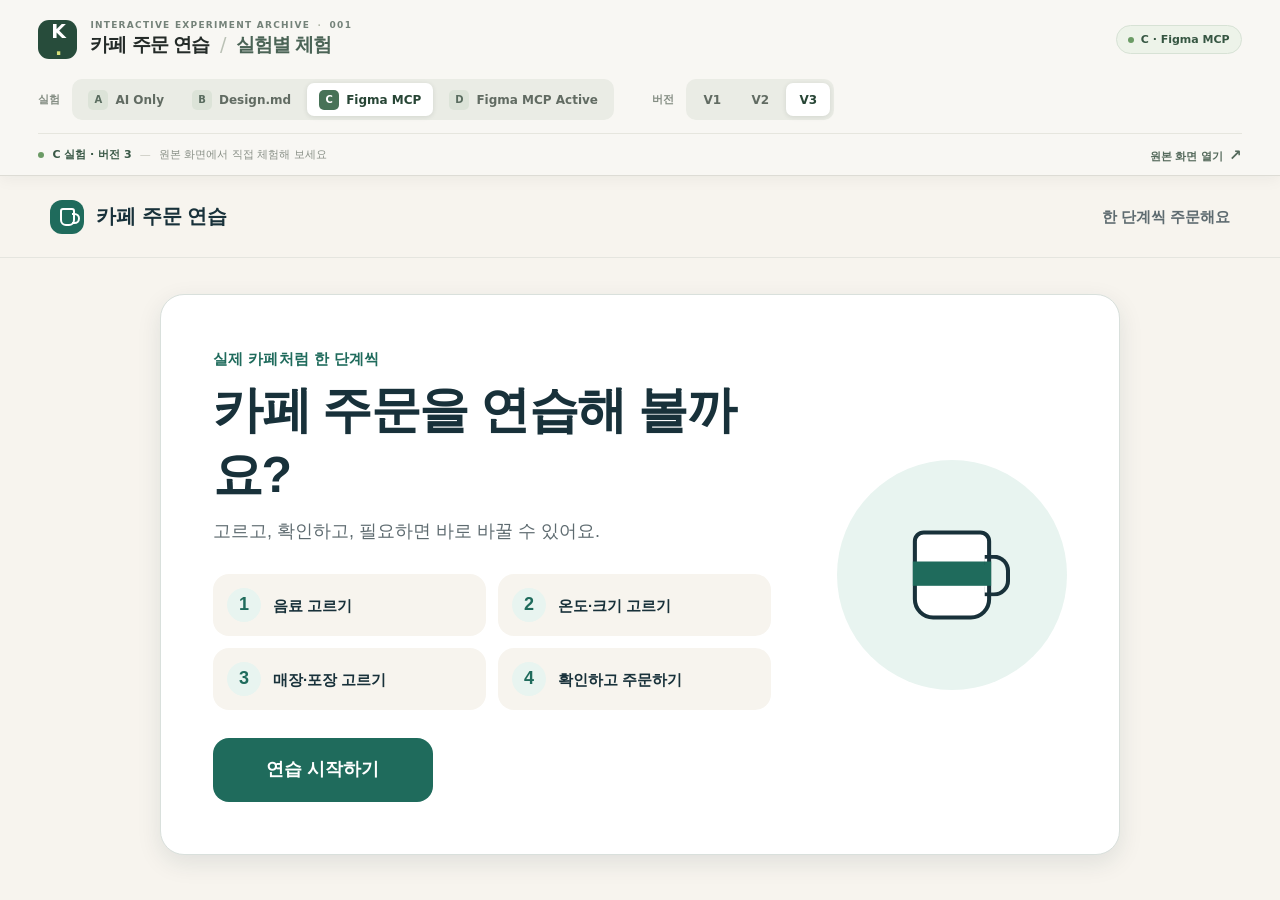
<file: index.html>
<!doctype html>
<html lang="ko">
<head>
  <meta charset="utf-8">
  <meta name="viewport" content="width=device-width, initial-scale=1">
  <meta name="theme-color" content="#f8f7f3">
  <title>Knollab 001 · C 실험</title>
  <link rel="stylesheet" href="explorer.css">
  <script src="explorer.js" defer></script>
</head>
<body>
  <div class="explorer">
    <a class="skip-link" href="#experience">체험 화면으로 건너뛰기</a>
    <header class="toolbar">
      <div class="heading-row">
        <div class="identity">
          <span class="identity-mark" aria-hidden="true">K<span>·</span></span>
          <div>
            <p class="eyebrow">INTERACTIVE EXPERIMENT ARCHIVE <span>·</span> 001</p>
            <h1>카페 주문 연습 <span class="heading-divider">/</span> <span class="heading-subtitle">실험별 체험</span></h1>
          </div>
        </div>
        <span class="current-badge"><span class="badge-dot" aria-hidden="true"></span> C · Figma MCP</span>
      </div>
      <div class="controls">
        <nav class="control-group experiment-group" aria-label="실험 선택">
          <span class="control-label" aria-hidden="true">실험</span>
          <div class="control-options">
            <a class="control-option" data-experiment="a" aria-label="A 실험 · AI Only" href="https://luckybridge.github.io/knollab-001-a-ai-only/?version=3"><span class="option-index">A</span><span class="option-name">AI Only</span></a>
            <a class="control-option" data-experiment="b" aria-label="B 실험 · Design.md" href="https://luckybridge.github.io/knollab-001-b-design-md/?version=3"><span class="option-index">B</span><span class="option-name">Design.md</span></a>
            <a class="control-option is-active" data-experiment="c" aria-label="C 실험 · Figma MCP" href="?version=3" aria-current="page"><span class="option-index">C</span><span class="option-name">Figma MCP</span></a>
            <a class="control-option" data-experiment="d" aria-label="D 실험 · Figma MCP Active, 버전 1만 제공" href="https://luckybridge.github.io/knollab-001-d-design-figma-mcp-actively/?version=1"><span class="option-index">D</span><span class="option-name">Figma MCP Active</span></a>
          </div>
        </nav>
        <nav class="control-group version-group" aria-label="버전 선택">
          <span class="control-label" aria-hidden="true">버전</span>
          <div class="control-options">
            <a class="control-option" data-version="1" href="?version=1">V1</a>
            <a class="control-option" data-version="2" href="?version=2">V2</a>
            <a class="control-option" data-version="3" href="?version=3">V3</a>
          </div>
        </nav>
      </div>
      <div class="context-row">
        <p><span class="context-marker" aria-hidden="true"></span><strong id="context-title">C 실험 · 버전 3</strong><span class="context-separator" aria-hidden="true">—</span>원본 화면에서 직접 체험해 보세요</p>
        <a id="open-original" class="open-original" href="versions/v3/index.html" target="_blank" rel="noopener">원본 화면 열기 <span aria-hidden="true">↗</span></a>
      </div>
    </header>
    <main id="experience" class="experience" aria-label="선택한 버전의 체험 화면">
      <iframe id="experience-frame" title="C 실험 버전 3 카페 주문 체험" loading="eager" sandbox="allow-scripts" referrerpolicy="no-referrer"></iframe>
      <noscript><p><a href="versions/v3/">버전 3 직접 열기</a></p></noscript>
    </main>
  </div>
</body>
</html>
</file>
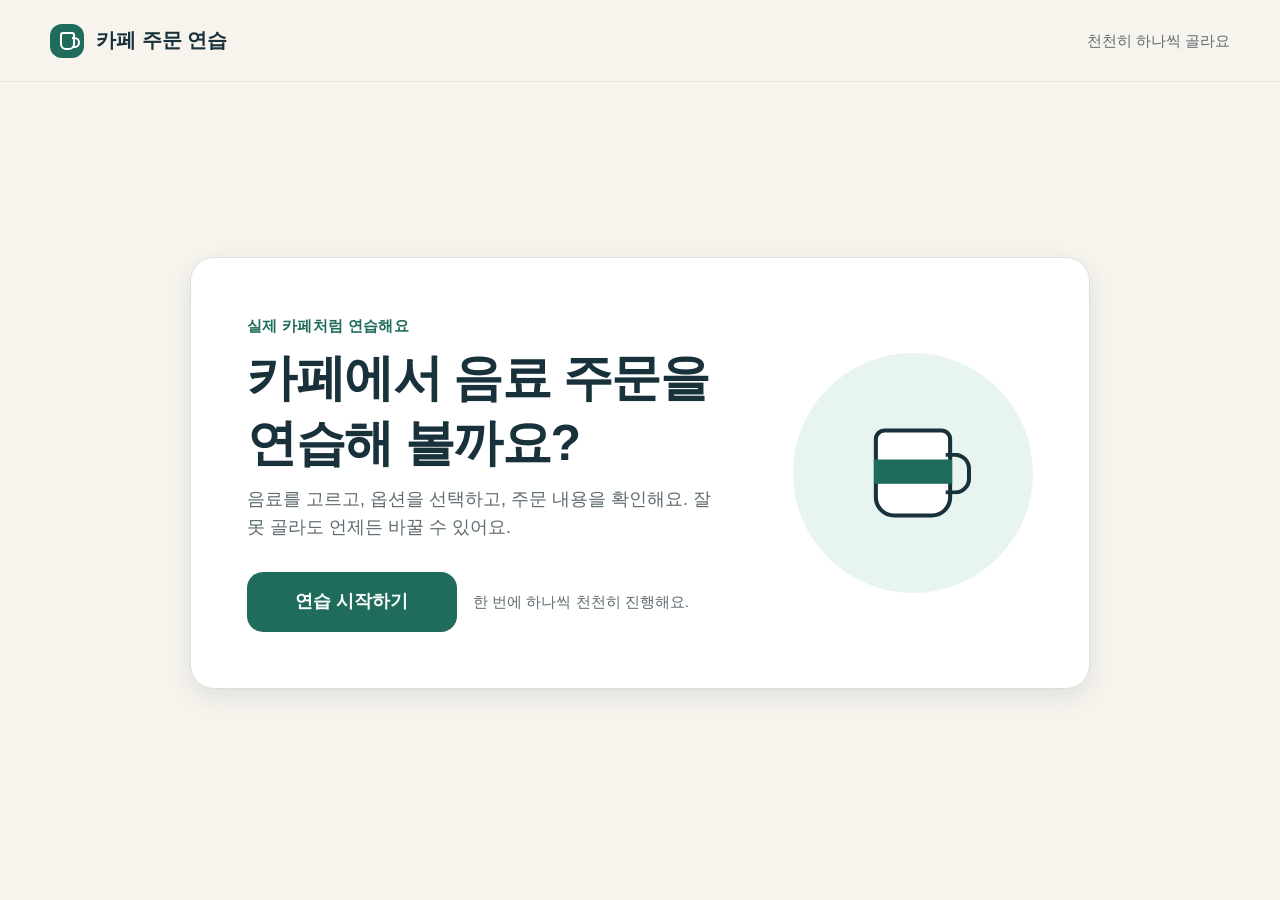
<file: versions/v1/index.html>
<!doctype html>
<html lang="ko">
<head>
  <meta charset="utf-8">
  <meta name="viewport" content="width=device-width, initial-scale=1">
  <meta name="theme-color" content="#f7f4ee">
  <title>카페 주문 연습</title>
  <link rel="stylesheet" href="style.css">
</head>
<body>
  <div class="site-shell">
    <header class="site-header" aria-label="카페 주문 연습">
      <a class="brand" href="#" data-action="home" aria-label="카페 주문 연습 처음 화면으로">
        <span class="brand-mark" aria-hidden="true"><span></span></span>
        <span>카페 주문 연습</span>
      </a>
      <span class="header-note">천천히 하나씩 골라요</span>
    </header>

    <main id="app" class="app" aria-live="off"></main>
    <div id="live-region" class="sr-only" aria-live="polite" aria-atomic="true"></div>
  </div>

  <noscript>
    <div class="noscript">이 연습 사이트를 사용하려면 자바스크립트를 켜 주세요.</div>
  </noscript>
  <script src="script.js"></script>
</body>
</html>
</file>
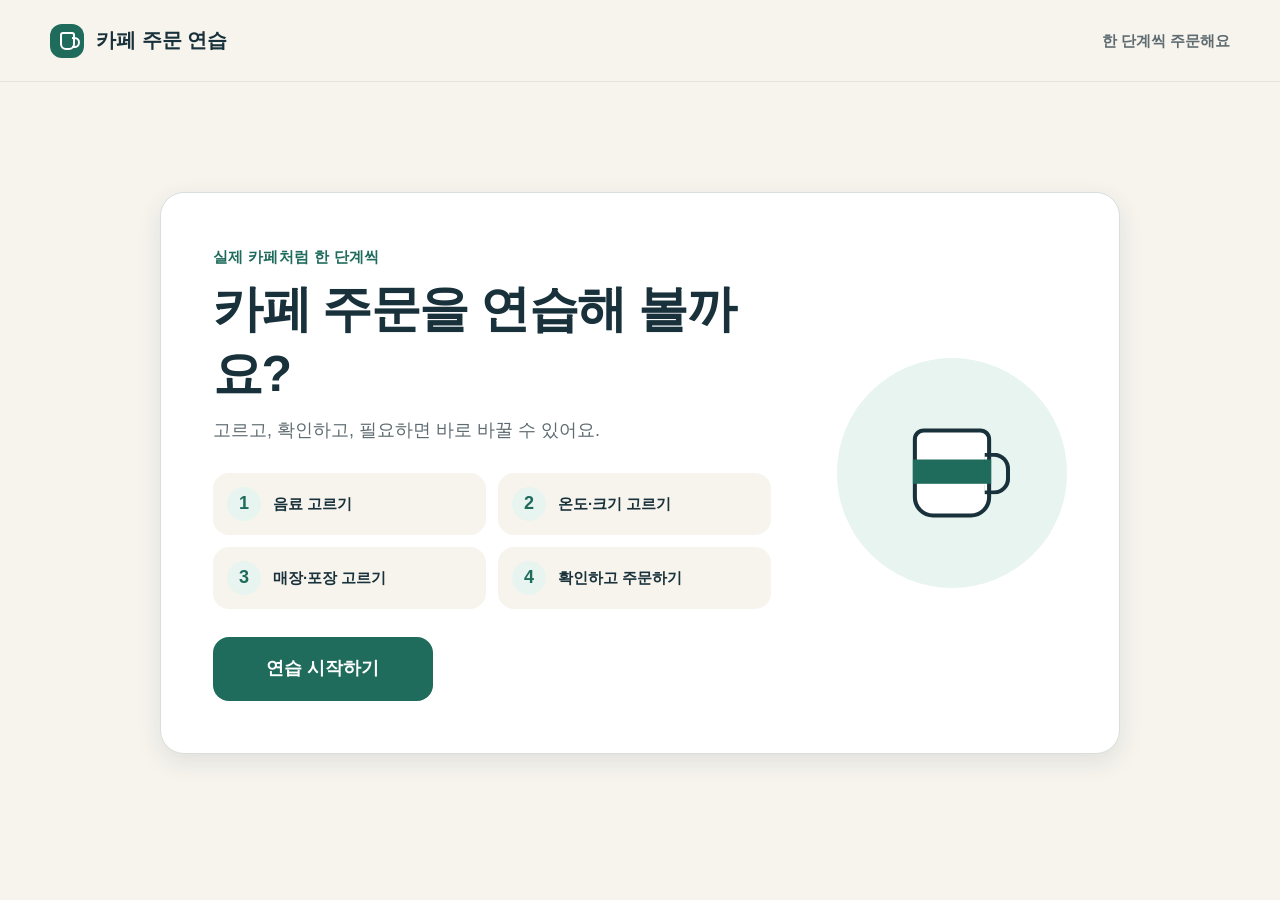
<file: versions/v2/index.html>
<!doctype html>
<html lang="ko">
<head>
  <meta charset="utf-8">
  <meta name="viewport" content="width=device-width, initial-scale=1">
  <meta name="theme-color" content="#f7f4ee">
  <title>카페 주문 연습</title>
  <link rel="stylesheet" href="style.css">
</head>
<body>
  <div class="site-shell">
    <header class="site-header" aria-label="카페 주문 연습">
      <div class="brand" aria-label="카페 주문 연습">
        <span class="brand-mark" aria-hidden="true"><span></span></span>
        <span>카페 주문 연습</span>
      </div>
      <span class="header-note">한 단계씩 주문해요</span>
    </header>

    <main id="app" class="app" aria-live="off"></main>
    <div id="live-region" class="sr-only" aria-live="polite" aria-atomic="true"></div>
  </div>

  <noscript>
    <div class="noscript">이 연습 사이트를 사용하려면 자바스크립트를 켜 주세요.</div>
  </noscript>
  <script src="script.js"></script>
</body>
</html>
</file>
<file: explorer.css>
:root { font-family: system-ui, -apple-system, 'Noto Sans KR', sans-serif; color: #242b28; background: #f8f7f3; }
* { box-sizing: border-box; }
html, body { margin: 0; min-height: 100%; }
body { min-width: 320px; }
a { color: inherit; }
[hidden] { display: none !important; }
.explorer { display: flex; flex-direction: column; height: 100vh; height: 100dvh; min-height: 420px; }
.skip-link { position: fixed; z-index: 10; top: -100px; left: 16px; padding: 12px 16px; background: #203c31; color: white; border-radius: 8px; }
.skip-link:focus { top: 12px; }
.toolbar { flex: none; padding: 20px clamp(18px, 3vw, 48px) 0; background: #f8f7f3; border-bottom: 1px solid #dddcd5; box-shadow: 0 3px 15px rgb(28 39 33 / 5%); z-index: 1; }
.heading-row, .controls, .context-row { max-width: 1600px; margin-inline: auto; }
.heading-row, .identity, .controls, .control-group, .control-options, .context-row { display: flex; align-items: center; }
.heading-row, .context-row { justify-content: space-between; }
.identity { gap: 13px; }
.identity-mark { display: grid; place-items: center; width: 39px; height: 39px; flex: none; border-radius: 11px; color: #fff; background: #274c3b; font-size: 19px; font-weight: 800; letter-spacing: -.08em; }
.identity-mark span { color: #d6df7a; }
.eyebrow { margin: 0 0 2px; color: #748279; font-size: 9px; font-weight: 700; letter-spacing: .14em; }
.eyebrow span { padding-inline: 3px; color: #b2b8aa; }
h1 { margin: 0; font-size: clamp(16px, 1.5vw, 20px); font-weight: 800; letter-spacing: -.055em; line-height: 1.4; }
.heading-divider { color: #bac1b5; font-weight: 400; padding-inline: 5px; }
.heading-subtitle { color: #4b6456; font-weight: 600; }
.current-badge { display: flex; align-items: center; gap: 7px; padding: 7px 11px; border: 1px solid #d7e2d5; border-radius: 99px; color: #365642; background: #edf3e9; font-size: 11px; font-weight: 700; white-space: nowrap; }
.badge-dot, .context-marker { display: inline-block; width: 6px; height: 6px; border-radius: 50%; background: #6b9b65; }
.controls { gap: clamp(18px, 3vw, 46px); margin-top: 20px; }
.control-group { gap: 12px; min-width: 0; }
.control-label { flex: none; color: #858e84; font-size: 11px; font-weight: 700; white-space: nowrap; }
.control-options { gap: 4px; padding: 4px; min-width: 0; border-radius: 10px; background: #eaece5; }
.control-option { display: inline-flex; align-items: center; justify-content: center; gap: 7px; min-height: 33px; padding: 0 12px; border-radius: 7px; color: #616b62; font-size: 12px; font-weight: 600; line-height: 1; text-align: center; text-decoration: none; white-space: nowrap; transition: background .16s, color .16s, box-shadow .16s; }
.control-option:hover { color: #244534; background: #f7f9f3; }
.control-option:focus-visible, .open-original:focus-visible { outline: 3px solid #86a77b; outline-offset: 2px; }
.control-option.is-active { color: #274535; background: #fff; box-shadow: 0 1px 5px rgb(32 51 38 / 12%); }
.option-index { display: inline-grid; place-items: center; width: 20px; height: 20px; border-radius: 5px; color: #596c5f; background: #dce3d8; font-size: 10px; font-weight: 800; }
.is-active .option-index { color: #fff; background: #477257; }
.version-group .control-option { min-width: 44px; font-weight: 700; }
.context-row { min-height: 42px; margin-top: 13px; border-top: 1px solid #e6e6de; color: #899087; font-size: 11px; }
.context-row p { display: flex; align-items: center; flex-wrap: wrap; gap: 8px; margin: 0; }
.context-row strong { color: #395846; font-weight: 700; }
.context-separator { color: #c6c8bf; }
.open-original { color: #53685a; font-weight: 700; text-decoration: none; white-space: nowrap; }
.open-original:hover { text-decoration: underline; }
.open-original span { margin-left: 2px; font-size: 15px; }
.experience { flex: 1; min-height: 0; background: #fff; }
.experience iframe { display: block; width: 100%; height: 100%; border: 0; background: #fff; }
@media (max-width: 850px) {
  .toolbar { padding-top: 15px; }
  .controls { align-items: flex-start; flex-direction: column; gap: 10px; margin-top: 16px; }
  .control-group { width: 100%; }
  .control-label { width: 32px; }
  .experiment-group .control-options { flex: 1; justify-content: space-between; }
  .experiment-group .control-option { flex: 1; padding-inline: 8px; }
}
@media (max-width: 620px) {
  .toolbar { padding-inline: 12px; }
  .identity { gap: 9px; }
  .identity-mark { width: 34px; height: 34px; font-size: 17px; }
  .eyebrow { font-size: 7px; }
  h1 { font-size: 15px; }
  .heading-subtitle, .heading-divider, .current-badge { display: none; }
  .controls { margin-top: 13px; }
  .control-group { gap: 5px; }
  .control-label { width: 29px; font-size: 10px; }
  .experiment-group .control-options { gap: 2px; }
  .experiment-group .control-option { min-height: 35px; padding-inline: 3px; }
  .experiment-group .option-name { display: none; }
  .option-index { width: 24px; height: 24px; font-size: 11px; }
  .context-row { min-height: 38px; margin-top: 10px; font-size: 10px; }
  .context-row p { gap: 5px; }
  .context-row p > :last-child { display: none; }
}
</file>
<file: versions/v1/style.css>
:root {
  --color-background-app: #f7f4ee;
  --color-background-surface: #ffffff;
  --color-text-primary: #18313a;
  --color-text-secondary: #5e6b70;
  --color-action-primary: #1f6b5c;
  --color-action-primary-dark: #185648;
  --color-action-selected-background: #e8f4f0;
  --color-border-default: #d9e0dc;
  --color-accent-warm: #d98c3f;
  --color-status-success: #2f7a58;
  --color-status-danger: #b74b4b;
  --space-8: 8px;
  --space-12: 12px;
  --space-16: 16px;
  --space-24: 24px;
  --space-32: 32px;
  --space-40: 40px;
  --space-48: 48px;
  --space-64: 64px;
  --radius-12: 12px;
  --radius-16: 16px;
  --radius-20: 20px;
  --radius-pill: 999px;
  --shadow-card: 0 8px 24px rgba(24, 49, 58, 0.10);
  --content-max: 1180px;
}

* { box-sizing: border-box; }
html { background: var(--color-background-app); }
body {
  margin: 0;
  min-width: 720px;
  min-height: 100vh;
  color: var(--color-text-primary);
  background: var(--color-background-app);
  font-family: "Noto Sans KR", "Apple SD Gothic Neo", "Malgun Gothic", sans-serif;
  font-size: 18px;
  line-height: 1.55;
}
button, a { font: inherit; }
button { color: inherit; }
button:focus-visible, a:focus-visible {
  outline: 4px solid rgba(217, 140, 63, 0.55);
  outline-offset: 4px;
}

.site-shell { min-height: 100vh; }
.site-header {
  min-height: 82px;
  padding: 0 max(32px, calc((100vw - var(--content-max)) / 2));
  display: flex;
  align-items: center;
  justify-content: space-between;
  gap: var(--space-24);
  border-bottom: 1px solid rgba(24, 49, 58, 0.08);
}
.brand {
  display: inline-flex;
  align-items: center;
  gap: 12px;
  color: var(--color-text-primary);
  text-decoration: none;
  font-weight: 700;
  font-size: 20px;
}
.brand-mark {
  width: 34px;
  height: 34px;
  border-radius: 12px;
  background: var(--color-action-primary);
  display: grid;
  place-items: center;
}
.brand-mark span {
  width: 15px;
  height: 18px;
  border: 2px solid #fff;
  border-radius: 3px 3px 6px 6px;
  position: relative;
}
.brand-mark span::after {
  content: "";
  position: absolute;
  width: 6px;
  height: 7px;
  right: -7px;
  top: 3px;
  border: 2px solid #fff;
  border-left: 0;
  border-radius: 0 6px 6px 0;
}
.header-note { color: var(--color-text-secondary); font-size: 15px; font-weight: 500; }

.app {
  width: min(calc(100% - 64px), var(--content-max));
  margin: 0 auto;
  padding: 36px 0 56px;
}

.progress {
  display: grid;
  grid-template-columns: repeat(4, 1fr);
  gap: 12px;
  margin-bottom: 30px;
}
.progress-step {
  display: flex;
  align-items: center;
  gap: 10px;
  min-height: 52px;
  padding: 8px 12px;
  border-radius: 16px;
  color: var(--color-text-secondary);
  font-size: 15px;
  font-weight: 700;
}
.progress-step .step-circle {
  width: 40px;
  height: 40px;
  flex: 0 0 40px;
  border-radius: 50%;
  border: 2px solid var(--color-border-default);
  background: var(--color-background-surface);
  display: grid;
  place-items: center;
}
.progress-step.current { color: var(--color-text-primary); background: rgba(255,255,255,.64); }
.progress-step.current .step-circle { border-color: var(--color-action-primary); background: var(--color-action-primary); color: white; }
.progress-step.complete { color: var(--color-text-primary); }
.progress-step.complete .step-circle { border-color: var(--color-action-primary); background: var(--color-action-selected-background); color: var(--color-action-primary); }

.screen-card {
  background: var(--color-background-surface);
  border: 1px solid var(--color-border-default);
  border-radius: 24px;
  box-shadow: var(--shadow-card);
}
.screen-card.main-card { padding: 36px; }
.screen-head { margin-bottom: 28px; }
.eyebrow {
  margin: 0 0 8px;
  color: var(--color-action-primary);
  font-size: 15px;
  font-weight: 800;
  letter-spacing: .02em;
}
h1, h2, p { margin-top: 0; }
h1:focus { outline: none; }
h1 {
  margin-bottom: 10px;
  font-size: clamp(30px, 3vw, 40px);
  line-height: 1.3;
  letter-spacing: -0.03em;
}
h2 { font-size: 24px; line-height: 1.4; }
.lead { margin: 0; color: var(--color-text-secondary); font-size: 18px; }
.feedback-line {
  min-height: 30px;
  margin: 16px 0 0;
  color: var(--color-action-primary);
  font-weight: 700;
}

.start-screen {
  min-height: calc(100vh - 190px);
  display: grid;
  place-items: center;
}
.start-panel {
  width: min(900px, 100%);
  padding: 56px;
  display: grid;
  grid-template-columns: 1fr 260px;
  align-items: center;
  gap: 48px;
}
.start-panel h1 { font-size: clamp(36px, 4vw, 50px); }
.start-actions { margin-top: 30px; display: flex; align-items: center; gap: 16px; flex-wrap: wrap; }
.start-tip { color: var(--color-text-secondary); font-size: 15px; }
.hero-visual {
  width: 240px;
  height: 240px;
  border-radius: 50%;
  background: var(--color-action-selected-background);
  display: grid;
  place-items: center;
  justify-self: end;
}
.hero-cup { transform: scale(1.35); }

.btn {
  min-height: 60px;
  border-radius: var(--radius-16);
  border: 2px solid transparent;
  padding: 14px 24px;
  font-weight: 800;
  cursor: pointer;
  transition: transform .12s ease, background-color .12s ease, border-color .12s ease;
}
.btn:active { transform: translateY(1px); }
.btn-primary { background: var(--color-action-primary); color: white; }
.btn-primary:hover { background: var(--color-action-primary-dark); }
.btn-secondary { background: var(--color-background-surface); color: var(--color-action-primary); border-color: var(--color-action-primary); }
.btn-tertiary { background: transparent; color: var(--color-text-primary); border-color: var(--color-border-default); }
.btn[disabled] { cursor: not-allowed; opacity: .45; transform: none; }
.btn-wide { min-width: 210px; }

.drink-grid {
  display: grid;
  grid-template-columns: repeat(3, minmax(0, 1fr));
  gap: 18px;
}
.drink-card {
  position: relative;
  min-height: 238px;
  padding: 20px;
  border: 2px solid var(--color-border-default);
  border-radius: var(--radius-20);
  background: var(--color-background-surface);
  text-align: left;
  cursor: pointer;
  box-shadow: 0 6px 18px rgba(24,49,58,.06);
  transition: border-color .12s ease, background-color .12s ease, transform .12s ease;
}
.drink-card:hover { border-color: rgba(31,107,92,.55); transform: translateY(-1px); }
.drink-card.selected {
  border: 3px solid var(--color-action-primary);
  background: var(--color-action-selected-background);
}
.selected-badge {
  position: absolute;
  right: 14px;
  top: 14px;
  padding: 6px 10px;
  border-radius: var(--radius-pill);
  background: var(--color-action-primary);
  color: white;
  font-size: 14px;
  font-weight: 800;
}
.drink-visual {
  height: 108px;
  display: grid;
  place-items: center;
  margin-bottom: 12px;
  border-radius: 16px;
  background: color-mix(in srgb, var(--drink-color) 18%, white);
}
.cup {
  width: 58px;
  height: 66px;
  border: 3px solid var(--color-text-primary);
  border-radius: 8px 8px 15px 15px;
  background: white;
  position: relative;
}
.cup::before {
  content: "";
  position: absolute;
  left: -3px;
  top: 20px;
  width: 58px;
  height: 18px;
  background: var(--drink-color);
}
.cup::after {
  content: "";
  position: absolute;
  right: -17px;
  top: 15px;
  width: 16px;
  height: 25px;
  border: 3px solid var(--color-text-primary);
  border-left: 0;
  border-radius: 0 12px 12px 0;
}
.drink-name { display: block; font-size: 21px; font-weight: 800; margin-bottom: 4px; }
.drink-price { display: block; color: var(--color-text-secondary); font-size: 15px; font-weight: 600; }

.action-bar {
  margin-top: 24px;
  padding: 18px 20px;
  display: flex;
  align-items: center;
  justify-content: space-between;
  gap: 20px;
  border-radius: 20px;
  background: rgba(255,255,255,.72);
  border: 1px solid var(--color-border-default);
}
.action-summary strong { display: block; }
.action-summary span { color: var(--color-text-secondary); font-size: 15px; }
.action-buttons { display: flex; gap: 12px; flex-wrap: wrap; justify-content: flex-end; }

.option-layout {
  display: grid;
  grid-template-columns: minmax(0, 1fr) 310px;
  gap: 24px;
  align-items: start;
}
.option-card { padding: 32px; }
.option-substep {
  display: inline-flex;
  align-items: center;
  gap: 8px;
  padding: 6px 10px;
  margin-bottom: 12px;
  border-radius: var(--radius-pill);
  background: var(--color-action-selected-background);
  color: var(--color-action-primary);
  font-size: 14px;
  font-weight: 800;
}
.option-list { display: grid; gap: 14px; margin-top: 24px; }
.option-choice {
  min-height: 74px;
  padding: 16px 18px;
  border: 2px solid var(--color-border-default);
  border-radius: 18px;
  background: white;
  text-align: left;
  cursor: pointer;
  font-weight: 800;
}
.option-choice .option-note { display: block; margin-top: 3px; color: var(--color-text-secondary); font-size: 14px; font-weight: 500; }
.option-choice.selected { border: 3px solid var(--color-action-primary); background: var(--color-action-selected-background); }
.option-choice.selected::before { content: "✓ "; color: var(--color-action-primary); }
.summary-panel { padding: 24px; position: sticky; top: 20px; }
.summary-panel h2 { margin-bottom: 18px; }
.summary-drink { display: flex; gap: 14px; align-items: center; padding-bottom: 18px; border-bottom: 1px solid var(--color-border-default); }
.mini-drink-dot { width: 52px; height: 52px; border-radius: 16px; background: var(--drink-color); border: 8px solid color-mix(in srgb, var(--drink-color) 20%, white); }
.summary-list { list-style: none; padding: 0; margin: 16px 0 0; display: grid; gap: 11px; }
.summary-list li { display: flex; justify-content: space-between; gap: 16px; font-size: 15px; }
.summary-list span { color: var(--color-text-secondary); }
.link-button { border: 0; background: none; padding: 8px 0; color: var(--color-action-primary); font-weight: 800; text-decoration: underline; text-underline-offset: 3px; cursor: pointer; }

.review-layout { display: grid; grid-template-columns: minmax(0, 1fr) 360px; gap: 24px; align-items: start; }
.review-card { padding: 32px; }
.order-item { display: flex; align-items: center; gap: 18px; padding: 20px 0; border-bottom: 1px solid var(--color-border-default); }
.order-item:first-of-type { padding-top: 0; }
.order-main { flex: 1; }
.order-main strong { display: block; font-size: 22px; }
.order-main span { color: var(--color-text-secondary); }
.order-price { font-weight: 800; white-space: nowrap; }
.review-options { display: grid; grid-template-columns: repeat(3, 1fr); gap: 12px; margin: 20px 0; }
.review-option { padding: 16px; border-radius: 16px; background: var(--color-background-app); }
.review-option span { display: block; color: var(--color-text-secondary); font-size: 14px; }
.review-option strong { display: block; margin-top: 4px; }
.practice-sentence { padding: 24px; border-radius: 20px; background: var(--color-action-selected-background); }
.practice-sentence .label { display: block; margin-bottom: 8px; color: var(--color-action-primary); font-size: 14px; font-weight: 800; }
.practice-sentence p { margin: 0; font-size: 22px; line-height: 1.55; font-weight: 800; }
.edit-row { display: flex; gap: 12px; flex-wrap: wrap; margin-top: 22px; }
.total-panel { padding: 28px; }
.total-line { display: flex; justify-content: space-between; gap: 20px; align-items: end; margin-bottom: 22px; }
.total-line span { color: var(--color-text-secondary); }
.total-line strong { font-size: 30px; }
.total-panel .btn { width: 100%; }

.complete-screen { min-height: calc(100vh - 230px); display: grid; place-items: center; }
.complete-card { width: min(820px, 100%); padding: 48px; text-align: center; }
.complete-check {
  width: 96px; height: 96px; margin: 0 auto 24px; border-radius: 50%;
  display: grid; place-items: center; background: var(--color-action-selected-background);
  border: 3px solid var(--color-status-success); color: var(--color-status-success); font-size: 46px; font-weight: 900;
}
.complete-card .practice-sentence { margin: 28px 0; text-align: left; }
.complete-actions { display: flex; justify-content: center; gap: 12px; flex-wrap: wrap; }

.sr-only {
  position: absolute !important;
  width: 1px; height: 1px;
  padding: 0; margin: -1px;
  overflow: hidden; clip: rect(0,0,0,0);
  white-space: nowrap; border: 0;
}
.noscript { margin: 30px; padding: 20px; background: white; border-radius: 16px; }

@media (max-width: 980px) {
  body { min-width: 700px; }
  .app { width: min(calc(100% - 40px), 920px); padding-top: 28px; }
  .site-header { padding: 0 24px; }
  .drink-grid { grid-template-columns: repeat(2, minmax(0,1fr)); }
  .option-layout, .review-layout { grid-template-columns: 1fr; }
  .summary-panel { position: static; display: grid; grid-template-columns: 1fr 1fr; gap: 20px; }
  .summary-panel h2 { grid-column: 1 / -1; margin-bottom: 0; }
  .start-panel { grid-template-columns: 1fr 220px; padding: 44px; }
  .hero-visual { width: 210px; height: 210px; }
}

@media (max-width: 760px) {
  body { min-width: 0; font-size: 17px; }
  .header-note { display: none; }
  .app { width: min(calc(100% - 28px), 680px); }
  .progress { grid-template-columns: repeat(2, 1fr); }
  .screen-card.main-card, .option-card, .review-card, .complete-card { padding: 24px; }
  .drink-grid { grid-template-columns: 1fr; }
  .start-panel { grid-template-columns: 1fr; padding: 30px; }
  .hero-visual { justify-self: center; order: -1; width: 180px; height: 180px; }
  .action-bar { align-items: stretch; flex-direction: column; }
  .action-buttons { justify-content: stretch; }
  .action-buttons .btn { flex: 1; }
  .summary-panel { grid-template-columns: 1fr; }
  .review-options { grid-template-columns: 1fr; }
}

@media (prefers-reduced-motion: reduce) {
  *, *::before, *::after { scroll-behavior: auto !important; transition: none !important; }
}
</file>
<file: versions/v2/style.css>
:root {
  --color-background-app: #f7f4ee;
  --color-background-surface: #ffffff;
  --color-text-primary: #18313a;
  --color-text-secondary: #5e6b70;
  --color-action-primary: #1f6b5c;
  --color-action-primary-dark: #185648;
  --color-action-selected-background: #e8f4f0;
  --color-border-default: #d9e0dc;
  --color-accent-warm: #d98c3f;
  --color-status-success: #2f7a58;
  --color-status-pending: #7b8588;
  --space-8: 8px;
  --space-12: 12px;
  --space-16: 16px;
  --space-24: 24px;
  --space-32: 32px;
  --space-40: 40px;
  --space-48: 48px;
  --radius-12: 12px;
  --radius-16: 16px;
  --radius-20: 20px;
  --radius-pill: 999px;
  --shadow-card: 0 8px 24px rgba(24, 49, 58, 0.10);
  --content-max: 1180px;
}

* { box-sizing: border-box; }
html { background: var(--color-background-app); }
body {
  margin: 0;
  min-width: 720px;
  min-height: 100vh;
  color: var(--color-text-primary);
  background: var(--color-background-app);
  font-family: "Noto Sans KR", "Apple SD Gothic Neo", "Malgun Gothic", sans-serif;
  font-size: 18px;
  line-height: 1.55;
}
button { font: inherit; color: inherit; }
button:focus-visible {
  outline: 4px solid rgba(217, 140, 63, 0.58);
  outline-offset: 4px;
}

.site-shell { min-height: 100vh; }
.site-header {
  min-height: 82px;
  padding: 0 max(32px, calc((100vw - var(--content-max)) / 2));
  display: flex;
  align-items: center;
  justify-content: space-between;
  gap: var(--space-24);
  border-bottom: 1px solid rgba(24, 49, 58, 0.08);
}
.brand {
  display: inline-flex;
  align-items: center;
  gap: 12px;
  font-weight: 800;
  font-size: 20px;
}
.brand-mark {
  width: 34px;
  height: 34px;
  border-radius: 12px;
  background: var(--color-action-primary);
  display: grid;
  place-items: center;
}
.brand-mark span {
  width: 15px;
  height: 18px;
  border: 2px solid #fff;
  border-radius: 3px 3px 6px 6px;
  position: relative;
}
.brand-mark span::after {
  content: "";
  position: absolute;
  width: 6px;
  height: 7px;
  right: -7px;
  top: 3px;
  border: 2px solid #fff;
  border-left: 0;
  border-radius: 0 6px 6px 0;
}
.header-note { color: var(--color-text-secondary); font-size: 15px; font-weight: 700; }

.app {
  width: min(calc(100% - 64px), var(--content-max));
  margin: 0 auto;
  padding: 36px 0 56px;
}

.progress {
  display: grid;
  grid-template-columns: repeat(5, minmax(0, 1fr));
  gap: 10px;
  margin-bottom: 28px;
}
.progress-step {
  display: flex;
  align-items: center;
  gap: 9px;
  min-height: 54px;
  padding: 7px 10px;
  border-radius: 16px;
  color: var(--color-text-secondary);
  font-size: 14px;
  font-weight: 800;
}
.progress-step .step-circle {
  width: 38px;
  height: 38px;
  flex: 0 0 38px;
  border-radius: 50%;
  border: 2px solid var(--color-border-default);
  background: var(--color-background-surface);
  display: grid;
  place-items: center;
}
.progress-step.current {
  color: var(--color-text-primary);
  background: rgba(255, 255, 255, 0.76);
}
.progress-step.current .step-circle {
  border-color: var(--color-action-primary);
  background: var(--color-action-primary);
  color: white;
}
.progress-step.complete { color: var(--color-text-primary); }
.progress-step.complete .step-circle {
  border-color: var(--color-action-primary);
  background: var(--color-action-selected-background);
  color: var(--color-action-primary);
}

.screen-card {
  background: var(--color-background-surface);
  border: 1px solid var(--color-border-default);
  border-radius: 24px;
  box-shadow: var(--shadow-card);
}
.screen-card.main-card { padding: 36px; }
.screen-head { margin-bottom: 26px; }
.eyebrow {
  margin: 0 0 8px;
  color: var(--color-action-primary);
  font-size: 15px;
  font-weight: 900;
  letter-spacing: .02em;
}
h1, h2, p { margin-top: 0; }
h1:focus { outline: none; }
h1 {
  margin-bottom: 10px;
  font-size: clamp(30px, 3vw, 40px);
  line-height: 1.3;
  letter-spacing: -0.03em;
}
h2 { font-size: 23px; line-height: 1.4; }
.lead { margin: 0; color: var(--color-text-secondary); font-size: 18px; }

.task-cue {
  margin-top: 18px;
  padding: 14px 16px;
  display: flex;
  align-items: flex-start;
  gap: 10px;
  border-radius: var(--radius-16);
  background: #fff7ed;
  border: 1px solid #f1d4b4;
  color: #68421e;
}
.task-cue span { font-weight: 900; }
.task-cue strong { font-size: 16px; }

.start-screen {
  min-height: calc(100vh - 190px);
  display: grid;
  place-items: center;
}
.start-panel {
  width: min(960px, 100%);
  padding: 52px;
  display: grid;
  grid-template-columns: 1fr 250px;
  align-items: center;
  gap: 46px;
}
.start-panel h1 { font-size: clamp(36px, 4vw, 50px); }
.start-route {
  list-style: none;
  padding: 0;
  margin: 28px 0 0;
  display: grid;
  grid-template-columns: repeat(2, minmax(0, 1fr));
  gap: 12px;
}
.start-route li {
  min-height: 62px;
  padding: 12px 14px;
  display: flex;
  align-items: center;
  gap: 12px;
  border-radius: var(--radius-16);
  background: var(--color-background-app);
}
.start-route strong {
  width: 34px;
  height: 34px;
  flex: 0 0 34px;
  display: grid;
  place-items: center;
  border-radius: 50%;
  background: var(--color-action-selected-background);
  color: var(--color-action-primary);
}
.start-route span { font-weight: 800; font-size: 15px; }
.start-actions { margin-top: 28px; }
.hero-visual {
  width: 230px;
  height: 230px;
  border-radius: 50%;
  background: var(--color-action-selected-background);
  display: grid;
  place-items: center;
  justify-self: end;
}
.hero-cup { transform: scale(1.35); }

.btn {
  min-height: 64px;
  border-radius: var(--radius-16);
  border: 2px solid transparent;
  padding: 14px 24px;
  font-weight: 900;
  cursor: pointer;
  transition: transform .12s ease, background-color .12s ease, border-color .12s ease;
}
.btn:active { transform: translateY(1px); }
.btn-primary { background: var(--color-action-primary); color: white; }
.btn-primary:hover { background: var(--color-action-primary-dark); }
.btn-secondary {
  background: var(--color-background-surface);
  color: var(--color-action-primary);
  border-color: var(--color-action-primary);
}
.btn[disabled] { cursor: not-allowed; opacity: .42; transform: none; }
.btn-wide { min-width: 220px; }

.drink-grid {
  display: grid;
  grid-template-columns: repeat(3, minmax(0, 1fr));
  gap: 18px;
}
.drink-card {
  position: relative;
  min-height: 238px;
  padding: 20px;
  border: 2px solid var(--color-border-default);
  border-radius: var(--radius-20);
  background: var(--color-background-surface);
  text-align: left;
  cursor: pointer;
  box-shadow: 0 6px 18px rgba(24, 49, 58, .06);
  transition: border-color .12s ease, background-color .12s ease, transform .12s ease;
}
.drink-card:hover { border-color: rgba(31, 107, 92, .55); transform: translateY(-1px); }
.drink-card.selected {
  border: 3px solid var(--color-action-primary);
  background: var(--color-action-selected-background);
}
.selected-badge {
  position: absolute;
  right: 14px;
  top: 14px;
  padding: 6px 10px;
  border-radius: var(--radius-pill);
  background: var(--color-action-primary);
  color: white;
  font-size: 14px;
  font-weight: 900;
}
.drink-visual {
  height: 108px;
  display: grid;
  place-items: center;
  margin-bottom: 12px;
  border-radius: 16px;
  background: color-mix(in srgb, var(--drink-color) 18%, white);
}
.cup {
  width: 58px;
  height: 66px;
  border: 3px solid var(--color-text-primary);
  border-radius: 8px 8px 15px 15px;
  background: white;
  position: relative;
}
.cup::before {
  content: "";
  position: absolute;
  left: -3px;
  top: 20px;
  width: 58px;
  height: 18px;
  background: var(--drink-color);
}
.cup::after {
  content: "";
  position: absolute;
  right: -17px;
  top: 15px;
  width: 16px;
  height: 25px;
  border: 3px solid var(--color-text-primary);
  border-left: 0;
  border-radius: 0 12px 12px 0;
}
.drink-name { display: block; font-size: 21px; font-weight: 900; margin-bottom: 4px; }
.drink-price { display: block; color: var(--color-text-secondary); font-size: 15px; font-weight: 700; }

.action-bar {
  margin-top: 24px;
  padding: 18px 20px;
  display: flex;
  align-items: center;
  justify-content: space-between;
  gap: 20px;
  border-radius: 20px;
  background: rgba(255, 255, 255, .78);
  border: 1px solid var(--color-border-default);
}
.action-summary strong { display: block; }
.action-summary span { color: var(--color-text-secondary); font-size: 15px; }
.action-buttons { display: flex; gap: 12px; flex-wrap: wrap; justify-content: flex-end; }

.option-layout {
  display: grid;
  grid-template-columns: minmax(0, 1fr) 330px;
  gap: 24px;
  align-items: start;
}
.option-card { padding: 32px; }
.option-substep {
  display: inline-flex;
  align-items: center;
  padding: 6px 10px;
  margin-bottom: 12px;
  border-radius: var(--radius-pill);
  background: var(--color-action-selected-background);
  color: var(--color-action-primary);
  font-size: 14px;
  font-weight: 900;
}
.option-list { display: grid; gap: 14px; margin-top: 24px; }
.place-list { grid-template-columns: repeat(2, minmax(0, 1fr)); }
.option-choice {
  min-height: 78px;
  padding: 17px 18px;
  border: 2px solid var(--color-border-default);
  border-radius: 18px;
  background: white;
  text-align: left;
  cursor: pointer;
  font-weight: 900;
}
.option-choice .option-note {
  display: block;
  margin-top: 3px;
  color: var(--color-text-secondary);
  font-size: 14px;
  font-weight: 600;
}
.option-choice.selected {
  border: 3px solid var(--color-action-primary);
  background: var(--color-action-selected-background);
}
.option-choice.selected::before { content: "✓ "; color: var(--color-action-primary); }

.summary-panel { padding: 24px; position: sticky; top: 20px; }
.summary-title-row {
  display: flex;
  justify-content: space-between;
  align-items: center;
  gap: 12px;
  margin-bottom: 16px;
}
.summary-title-row h2 { margin: 0; }
.summary-count {
  padding: 5px 9px;
  border-radius: var(--radius-pill);
  background: var(--color-background-app);
  color: var(--color-text-secondary);
  font-size: 13px;
  font-weight: 800;
}
.summary-drink {
  display: flex;
  gap: 14px;
  align-items: center;
  padding-bottom: 18px;
  border-bottom: 1px solid var(--color-border-default);
}
.mini-drink-dot {
  width: 52px;
  height: 52px;
  flex: 0 0 52px;
  border-radius: 16px;
  background: var(--drink-color);
  border: 8px solid color-mix(in srgb, var(--drink-color) 20%, white);
}
.summary-list { list-style: none; padding: 0; margin: 16px 0 0; display: grid; gap: 11px; }
.summary-list li { display: grid; grid-template-columns: 86px 1fr; gap: 12px; font-size: 14px; }
.summary-list span { color: var(--color-text-secondary); }
.summary-list strong { text-align: right; }
.summary-list .pending strong { color: var(--color-status-pending); font-weight: 700; }
.summary-next {
  margin: 18px 0 0;
  padding-top: 16px;
  border-top: 1px solid var(--color-border-default);
}
.summary-next span {
  display: block;
  color: var(--color-action-primary);
  font-size: 13px;
  font-weight: 900;
}
.summary-next strong { display: block; margin-top: 3px; }

.review-layout {
  display: grid;
  grid-template-columns: minmax(0, 1fr) 350px;
  gap: 24px;
  align-items: start;
}
.review-card { padding: 32px; }
.order-item {
  display: flex;
  align-items: center;
  gap: 18px;
  padding: 22px 0;
  border-bottom: 1px solid var(--color-border-default);
}
.order-main { flex: 1; }
.order-main strong { display: block; font-size: 22px; }
.order-main span { color: var(--color-text-secondary); }
.small-edit {
  min-width: 78px;
  min-height: 48px;
  padding: 8px 14px;
  border: 2px solid var(--color-border-default);
  border-radius: 14px;
  background: white;
  color: var(--color-action-primary);
  font-weight: 900;
  cursor: pointer;
}
.review-detail-list { display: grid; margin: 8px 0 20px; }
.review-detail-row {
  min-height: 70px;
  display: flex;
  align-items: center;
  justify-content: space-between;
  gap: 18px;
  border-bottom: 1px solid var(--color-border-default);
}
.review-detail-row > div { display: grid; grid-template-columns: 100px 1fr; gap: 12px; align-items: center; flex: 1; }
.review-detail-row span { color: var(--color-text-secondary); font-size: 15px; }
.practice-sentence {
  padding: 24px;
  border-radius: 20px;
  background: var(--color-action-selected-background);
}
.practice-sentence .label {
  display: block;
  margin-bottom: 8px;
  color: var(--color-action-primary);
  font-size: 14px;
  font-weight: 900;
}
.practice-sentence p { margin: 0; font-size: 22px; line-height: 1.55; font-weight: 900; }

.total-panel { padding: 28px; position: sticky; top: 20px; }
.total-kicker {
  display: block;
  margin-bottom: 8px;
  color: var(--color-action-primary);
  font-size: 14px;
  font-weight: 900;
}
.total-line {
  display: flex;
  justify-content: space-between;
  gap: 20px;
  align-items: end;
  margin-bottom: 22px;
}
.total-line span { color: var(--color-text-secondary); }
.total-line strong { font-size: 30px; }
.total-panel .btn { width: 100%; }
.total-panel .btn + .btn { margin-top: 12px; }

.complete-screen { min-height: calc(100vh - 230px); display: grid; place-items: center; }
.complete-card { width: min(820px, 100%); padding: 48px; text-align: center; }
.complete-check {
  width: 96px;
  height: 96px;
  margin: 0 auto 24px;
  border-radius: 50%;
  display: grid;
  place-items: center;
  background: var(--color-action-selected-background);
  border: 3px solid var(--color-status-success);
  color: var(--color-status-success);
  font-size: 46px;
  font-weight: 900;
}
.complete-order {
  margin: 28px 0 16px;
  padding: 20px;
  display: grid;
  gap: 4px;
  border-radius: 18px;
  background: var(--color-background-app);
}
.complete-order strong { font-size: 21px; }
.complete-order span { color: var(--color-text-secondary); }
.complete-card .practice-sentence { margin: 16px 0 28px; text-align: left; }
.complete-actions { display: flex; justify-content: center; }

.sr-only {
  position: absolute !important;
  width: 1px;
  height: 1px;
  padding: 0;
  margin: -1px;
  overflow: hidden;
  clip: rect(0, 0, 0, 0);
  white-space: nowrap;
  border: 0;
}
.noscript { margin: 30px; padding: 20px; background: white; border-radius: 16px; }

@media (max-width: 980px) {
  body { min-width: 700px; }
  .app { width: min(calc(100% - 40px), 920px); padding-top: 28px; }
  .site-header { padding: 0 24px; }
  .progress { gap: 6px; }
  .progress-step { flex-direction: column; justify-content: center; text-align: center; gap: 4px; min-height: 78px; padding: 6px; font-size: 13px; }
  .drink-grid { grid-template-columns: repeat(2, minmax(0, 1fr)); }
  .option-layout, .review-layout { grid-template-columns: 1fr; }
  .summary-panel, .total-panel { position: static; }
  .summary-panel { display: grid; grid-template-columns: 1fr 1fr; gap: 18px 28px; }
  .summary-title-row { grid-column: 1 / -1; margin-bottom: 0; }
  .summary-list { margin-top: 0; align-content: start; }
  .summary-next { grid-column: 1 / -1; margin-top: 0; }
  .start-panel { grid-template-columns: 1fr 210px; padding: 42px; }
  .hero-visual { width: 200px; height: 200px; }
}

@media (max-width: 760px) {
  body { min-width: 0; font-size: 17px; }
  .header-note { display: none; }
  .app { width: min(calc(100% - 28px), 680px); }
  .progress-step .step-circle { width: 34px; height: 34px; flex-basis: 34px; }
  .screen-card.main-card, .option-card, .review-card, .complete-card { padding: 24px; }
  .drink-grid, .place-list { grid-template-columns: 1fr; }
  .start-panel { grid-template-columns: 1fr; padding: 30px; }
  .start-route { grid-template-columns: 1fr; }
  .hero-visual { justify-self: center; order: -1; width: 170px; height: 170px; }
  .action-bar { align-items: stretch; flex-direction: column; }
  .action-buttons { justify-content: stretch; }
  .action-buttons .btn { flex: 1; }
  .summary-panel { grid-template-columns: 1fr; }
  .summary-title-row, .summary-next { grid-column: 1; }
  .review-detail-row > div { grid-template-columns: 82px 1fr; }
}

@media (prefers-reduced-motion: reduce) {
  *, *::before, *::after { scroll-behavior: auto !important; transition: none !important; }
}
</file>
